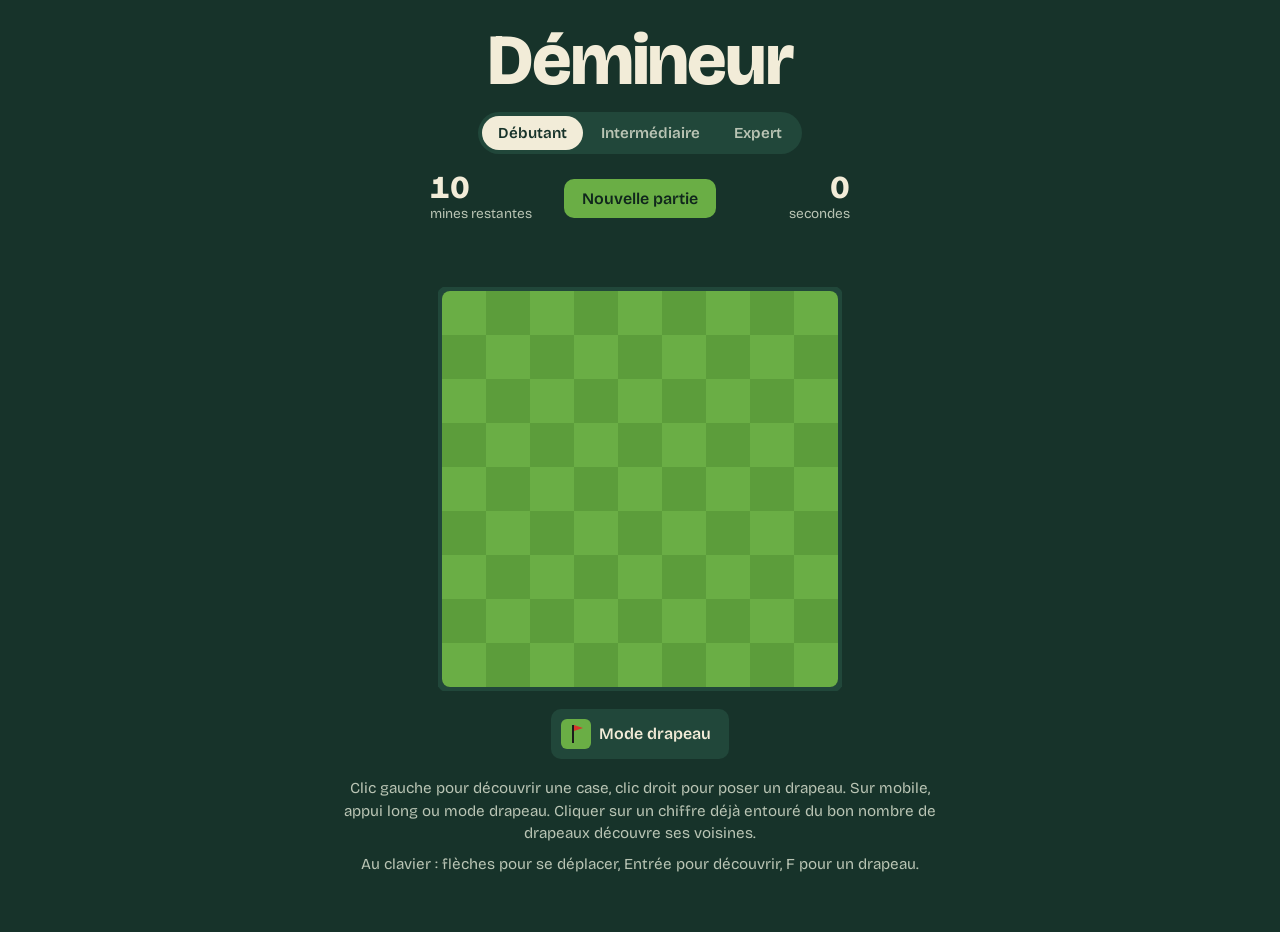
<file: index.html>
<!DOCTYPE html>
<html lang="fr">
<head>
  <meta charset="UTF-8">
  <meta name="viewport" content="width=device-width, initial-scale=1">
  <title>Démineur</title>
  <link rel="preconnect" href="https://fonts.googleapis.com">
  <link rel="preconnect" href="https://fonts.gstatic.com" crossorigin>
  <link href="https://fonts.googleapis.com/css2?family=Bricolage+Grotesque:opsz,wght@12..96,400;12..96,600;12..96,800&display=swap" rel="stylesheet">
  <link rel="stylesheet" href="style.css">
</head>
<body>
  <main class="app">
    <header class="top">
      <h1>Démineur</h1>
      <nav class="levels" aria-label="Niveau de difficulté">
        <button type="button" data-level="debutant" aria-pressed="true">Débutant</button>
        <button type="button" data-level="intermediaire" aria-pressed="false">Intermédiaire</button>
        <button type="button" data-level="expert" aria-pressed="false">Expert</button>
      </nav>
    </header>

    <section class="status" aria-live="polite">
      <div class="stat">
        <span class="stat-value" id="mines-left">10</span>
        <span class="stat-label">mines restantes</span>
      </div>
      <button type="button" id="reset" class="reset">Nouvelle partie</button>
      <div class="stat stat-right">
        <span class="stat-value" id="timer">0</span>
        <span class="stat-label">secondes</span>
      </div>
    </section>

    <p class="message" id="message" role="status"></p>

    <div class="board-wrap">
      <div class="board" id="board" role="grid" aria-label="Plateau de jeu"></div>
    </div>

    <div class="controls">
      <button type="button" id="flag-mode" class="flag-mode" aria-pressed="false">
        <span class="flag-icon" aria-hidden="true"></span>
        Mode drapeau
      </button>
    </div>

    <section class="help">
      <p>Clic gauche pour découvrir une case, clic droit pour poser un drapeau. Sur mobile, appui long ou mode drapeau. Cliquer sur un chiffre déjà entouré du bon nombre de drapeaux découvre ses voisines.</p>
      <p>Au clavier : flèches pour se déplacer, Entrée pour découvrir, F pour un drapeau.</p>
      <p id="best" class="best"></p>
    </section>
  </main>

  <script src="script.js"></script>
</body>
</html>
</file>
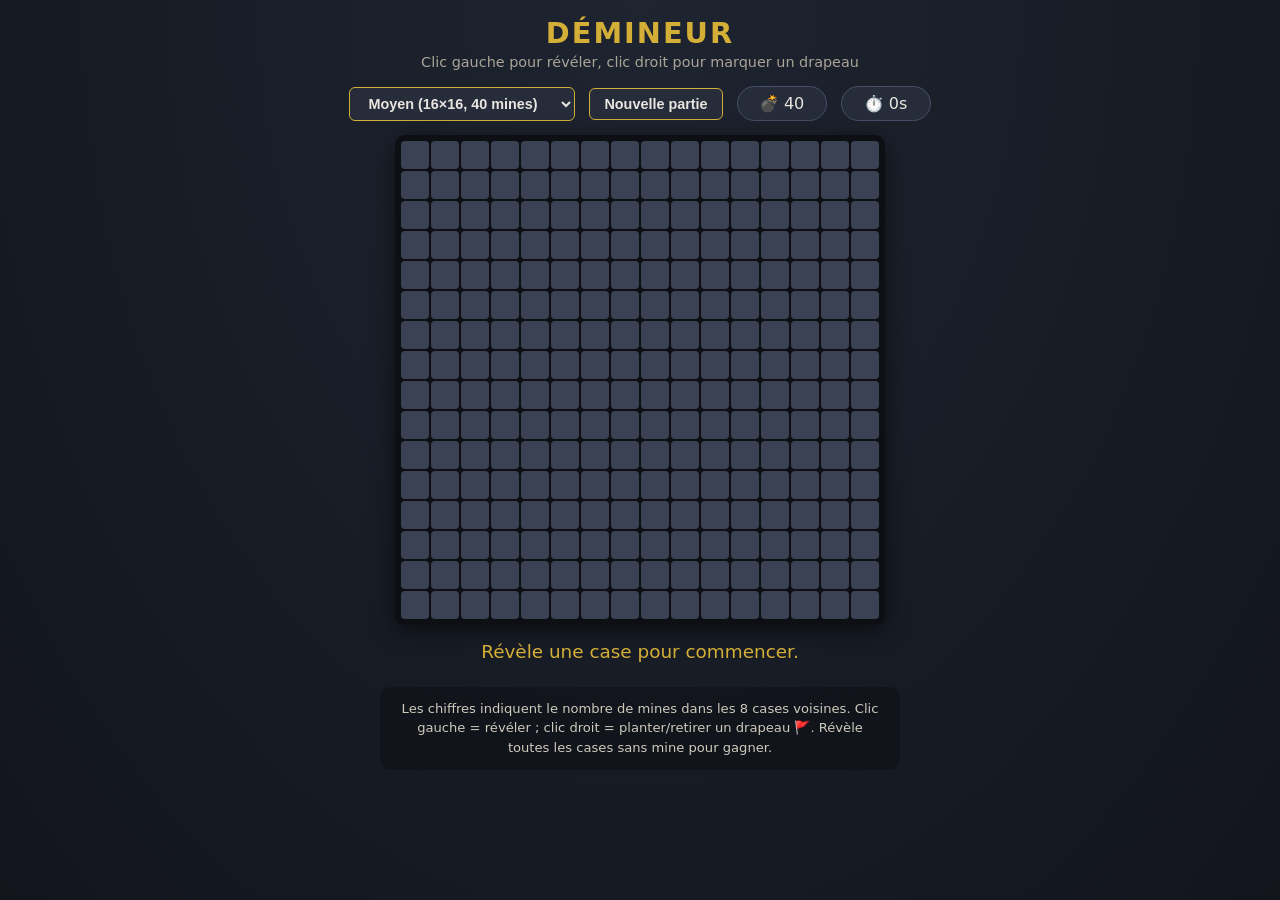
<file: demineur-firerworks.html>
<!DOCTYPE html>
<html lang="fr">
<head>
<meta charset="UTF-8">
<title>Démineur</title>
<link rel="icon" type="image/png" href="[data-uri]">
<style>
  :root {
    --bg: #1e2430;
    --bg-dark: #12151c;
    --panel: #262c3a;
    --cell: #3a4254;
    --cell-hover: #454f66;
    --cell-revealed: #1a1e27;
    --gold: #d4af37;
    --red: #e05252;
    --border: #0d0f14;
  }
  * { box-sizing: border-box; }
  body {
    margin: 0;
    font-family: 'Segoe UI', system-ui, sans-serif;
    background: radial-gradient(ellipse at top, var(--bg) 0%, var(--bg-dark) 100%);
    color: #e8e6df;
    min-height: 100vh;
    padding: 16px;
  }
  h1 {
    text-align: center;
    margin: 0 0 4px;
    font-size: 1.8em;
    letter-spacing: 2px;
    color: var(--gold);
  }
  .subtitle {
    text-align: center;
    color: #a9a497;
    margin-bottom: 16px;
    font-size: 0.9em;
  }
  .toolbar {
    display: flex;
    justify-content: center;
    align-items: center;
    gap: 14px;
    margin-bottom: 14px;
    flex-wrap: wrap;
  }
  select, .toolbar button {
    background: var(--panel);
    border: 1px solid var(--gold);
    color: #e8e6df;
    padding: 7px 14px;
    border-radius: 6px;
    font-weight: bold;
    cursor: pointer;
    font-size: 0.9em;
  }
  .toolbar button:hover, select:hover { background: #313849; }
  .stat {
    background: var(--panel);
    padding: 7px 16px;
    border-radius: 20px;
    border: 1px solid #454f66;
    font-variant-numeric: tabular-nums;
    min-width: 90px;
    text-align: center;
  }
  .board-wrap {
    display: flex;
    justify-content: center;
  }
  .board {
    display: grid;
    gap: 2px;
    background: var(--border);
    padding: 6px;
    border-radius: 10px;
    box-shadow: 0 6px 24px rgba(0,0,0,0.5);
  }
  .cell {
    width: 28px;
    height: 28px;
    background: var(--cell);
    display: flex;
    align-items: center;
    justify-content: center;
    font-weight: bold;
    font-size: 0.95em;
    border-radius: 4px;
    cursor: pointer;
    user-select: none;
  }
  .cell.hidden:hover { background: var(--cell-hover); }
  .cell.revealed {
    background: var(--cell-revealed);
    cursor: default;
  }
  .cell.mine {
    background: var(--red);
  }
  .cell.mine-hit {
    background: #ff6b6b;
  }
  .cell.flag { font-size: 1.1em; }
  .n1 { color: #6fa8ff; }
  .n2 { color: #7ed98f; }
  .n3 { color: #ff8585; }
  .n4 { color: #c389ff; }
  .n5 { color: #ffb84f; }
  .n6 { color: #4fd1c5; }
  .n7 { color: #e8e6df; }
  .n8 { color: #9c9686; }
  .msg {
    text-align: center;
    margin: 16px auto 0;
    font-size: 1.15em;
    min-height: 1.4em;
    color: var(--gold);
  }
  .rules {
    max-width: 520px;
    margin: 20px auto 0;
    background: rgba(0,0,0,0.25);
    padding: 12px 18px;
    border-radius: 10px;
    font-size: 0.82em;
    line-height: 1.5;
    color: #cfcabc;
    text-align: center;
  }
  #fireworks {
    position: fixed;
    inset: 0;
    width: 100%;
    height: 100%;
    pointer-events: none;
    z-index: 999;
  }
</style>
</head>
<body>

<canvas id="fireworks"></canvas>

<h1>DÉMINEUR</h1>
<div class="subtitle">Clic gauche pour révéler, clic droit pour marquer un drapeau</div>

<div class="toolbar">
  <select id="difficulty">
    <option value="easy">Facile (9×9, 10 mines)</option>
    <option value="medium" selected>Moyen (16×16, 40 mines)</option>
    <option value="hard">Difficile (16×30, 99 mines)</option>
  </select>
  <button id="newGameBtn">Nouvelle partie</button>
  <div class="stat">💣 <span id="minesLeft">0</span></div>
  <div class="stat">⏱️ <span id="timer">0</span>s</div>
</div>

<div class="board-wrap">
  <div class="board" id="board"></div>
</div>

<div class="msg" id="msg">Révèle une case pour commencer.</div>

<div class="rules">
  Les chiffres indiquent le nombre de mines dans les 8 cases voisines. Clic gauche = révéler ; clic droit = planter/retirer un drapeau 🚩. Révèle toutes les cases sans mine pour gagner.
</div>

<script>
const DIFFICULTIES = {
  easy:   { rows: 9,  cols: 9,  mines: 10 },
  medium: { rows: 16, cols: 16, mines: 40 },
  hard:   { rows: 16, cols: 30, mines: 99 },
};

let grid = [];
let rows, cols, mineCount;
let firstClick = true;
let gameOver = false;
let won = false;
let flagsPlaced = 0;
let revealedCount = 0;
let timerInterval = null;
let seconds = 0;

function inBounds(r, c) {
  return r >= 0 && r < rows && c >= 0 && c < cols;
}

function neighbors(r, c) {
  const result = [];
  for (let dr = -1; dr <= 1; dr++) {
    for (let dc = -1; dc <= 1; dc++) {
      if (dr === 0 && dc === 0) continue;
      if (inBounds(r + dr, c + dc)) result.push([r + dr, c + dc]);
    }
  }
  return result;
}

function buildEmptyGrid() {
  grid = [];
  for (let r = 0; r < rows; r++) {
    const row = [];
    for (let c = 0; c < cols; c++) {
      row.push({ mine: false, revealed: false, flagged: false, adjacent: 0 });
    }
    grid.push(row);
  }
}

function placeMines(excludeR, excludeC) {
  const forbidden = new Set();
  forbidden.add(excludeR + ',' + excludeC);
  for (const [nr, nc] of neighbors(excludeR, excludeC)) forbidden.add(nr + ',' + nc);

  let placed = 0;
  while (placed < mineCount) {
    const r = Math.floor(Math.random() * rows);
    const c = Math.floor(Math.random() * cols);
    const key = r + ',' + c;
    if (forbidden.has(key) || grid[r][c].mine) continue;
    grid[r][c].mine = true;
    placed++;
  }

  for (let r = 0; r < rows; r++) {
    for (let c = 0; c < cols; c++) {
      if (grid[r][c].mine) continue;
      let count = 0;
      for (const [nr, nc] of neighbors(r, c)) {
        if (grid[nr][nc].mine) count++;
      }
      grid[r][c].adjacent = count;
    }
  }
}

function startTimer() {
  stopTimer();
  seconds = 0;
  document.getElementById('timer').textContent = seconds;
  timerInterval = setInterval(() => {
    seconds++;
    document.getElementById('timer').textContent = seconds;
  }, 1000);
}

function stopTimer() {
  if (timerInterval) clearInterval(timerInterval);
  timerInterval = null;
}

function setMsg(text) {
  document.getElementById('msg').textContent = text;
}

let fireworksCanvas = null;
let fireworksCtx = null;
let fireworksAnimId = null;
let fireworksParticles = [];
let fireworksActive = false;
let fireworksLaunchInterval = null;
let fireworksStopTimeout = null;

function initFireworksCanvas() {
  fireworksCanvas = document.getElementById('fireworks');
  fireworksCtx = fireworksCanvas.getContext('2d');
  resizeFireworksCanvas();
  window.addEventListener('resize', resizeFireworksCanvas);
}

function resizeFireworksCanvas() {
  if (!fireworksCanvas) return;
  fireworksCanvas.width = window.innerWidth;
  fireworksCanvas.height = window.innerHeight;
}

function createBurst(x, y) {
  const colors = ['#ff6b6b', '#ffd166', '#6fcf97', '#56ccf2', '#bb6bd9', '#f2c94c', '#4fd1c5', '#d4af37'];
  const color = colors[Math.floor(Math.random() * colors.length)];
  const count = 40 + Math.floor(Math.random() * 20);
  for (let i = 0; i < count; i++) {
    const angle = (Math.PI * 2 * i) / count + Math.random() * 0.3;
    const speed = 2 + Math.random() * 3.5;
    fireworksParticles.push({
      x, y,
      vx: Math.cos(angle) * speed,
      vy: Math.sin(angle) * speed,
      alpha: 1,
      color,
      size: 2 + Math.random() * 2,
    });
  }
}

function fireworksTick() {
  if (!fireworksCtx) return;
  fireworksCtx.clearRect(0, 0, fireworksCanvas.width, fireworksCanvas.height);
  fireworksCtx.globalCompositeOperation = 'lighter';
  for (let i = fireworksParticles.length - 1; i >= 0; i--) {
    const p = fireworksParticles[i];
    p.x += p.vx;
    p.y += p.vy;
    p.vy += 0.045;
    p.vx *= 0.99;
    p.vy *= 0.99;
    p.alpha -= 0.012;
    if (p.alpha <= 0) { fireworksParticles.splice(i, 1); continue; }
    fireworksCtx.beginPath();
    fireworksCtx.fillStyle = p.color;
    fireworksCtx.globalAlpha = Math.max(p.alpha, 0);
    fireworksCtx.arc(p.x, p.y, p.size, 0, Math.PI * 2);
    fireworksCtx.fill();
  }
  fireworksCtx.globalAlpha = 1;
  fireworksCtx.globalCompositeOperation = 'source-over';

  if (fireworksActive || fireworksParticles.length) {
    fireworksAnimId = requestAnimationFrame(fireworksTick);
  } else {
    fireworksAnimId = null;
  }
}

function startFireworks() {
  if (!fireworksCanvas) initFireworksCanvas();
  resizeFireworksCanvas();
  fireworksActive = true;
  let launches = 0;
  const maxLaunches = 18;
  if (fireworksLaunchInterval) clearInterval(fireworksLaunchInterval);
  fireworksLaunchInterval = setInterval(() => {
    if (!fireworksActive || launches >= maxLaunches) {
      clearInterval(fireworksLaunchInterval);
      return;
    }
    const x = fireworksCanvas.width * (0.15 + Math.random() * 0.7);
    const y = fireworksCanvas.height * (0.15 + Math.random() * 0.35);
    createBurst(x, y);
    launches++;
  }, 350);
  if (!fireworksAnimId) fireworksTick();
  if (fireworksStopTimeout) clearTimeout(fireworksStopTimeout);
  fireworksStopTimeout = setTimeout(() => { fireworksActive = false; }, 350 * maxLaunches + 500);
}

function stopFireworks() {
  fireworksActive = false;
  if (fireworksLaunchInterval) clearInterval(fireworksLaunchInterval);
  if (fireworksStopTimeout) clearTimeout(fireworksStopTimeout);
  fireworksParticles = [];
  if (fireworksCtx && fireworksCanvas) fireworksCtx.clearRect(0, 0, fireworksCanvas.width, fireworksCanvas.height);
}

function newGame() {
  const diffKey = document.getElementById('difficulty').value;
  const diff = DIFFICULTIES[diffKey];
  rows = diff.rows;
  cols = diff.cols;
  mineCount = diff.mines;
  firstClick = true;
  gameOver = false;
  won = false;
  flagsPlaced = 0;
  revealedCount = 0;
  stopTimer();
  seconds = 0;
  document.getElementById('timer').textContent = '0';
  buildEmptyGrid();
  document.getElementById('minesLeft').textContent = mineCount;
  setMsg('Révèle une case pour commencer.');
  stopFireworks();
  render();
}

function floodReveal(startR, startC) {
  const stack = [[startR, startC]];
  while (stack.length) {
    const [r, c] = stack.pop();
    const cell = grid[r][c];
    if (cell.revealed || cell.flagged) continue;
    cell.revealed = true;
    revealedCount++;
    if (cell.adjacent === 0 && !cell.mine) {
      for (const [nr, nc] of neighbors(r, c)) {
        if (!grid[nr][nc].revealed && !grid[nr][nc].flagged) stack.push([nr, nc]);
      }
    }
  }
}

function revealCell(r, c) {
  if (gameOver) return;
  const cell = grid[r][c];
  if (cell.revealed || cell.flagged) return;

  if (firstClick) {
    placeMines(r, c);
    firstClick = false;
    startTimer();
  }

  if (cell.mine) {
    cell.revealed = true;
    revealAllMines(r, c);
    gameOver = true;
    stopTimer();
    setMsg('💥 Boum ! Tu as touché une mine.');
    render();
    return;
  }

  floodReveal(r, c);
  checkWin();
  render();
}

function revealAllMines(hitR, hitC) {
  for (let r = 0; r < rows; r++) {
    for (let c = 0; c < cols; c++) {
      if (grid[r][c].mine) grid[r][c].revealed = true;
    }
  }
  grid[hitR][hitC].hit = true;
}

function toggleFlag(r, c, event) {
  event.preventDefault();
  if (gameOver) return;
  const cell = grid[r][c];
  if (cell.revealed) return;
  if (firstClick) return;
  cell.flagged = !cell.flagged;
  flagsPlaced += cell.flagged ? 1 : -1;
  document.getElementById('minesLeft').textContent = mineCount - flagsPlaced;
  render();
}

function checkWin() {
  const totalSafe = rows * cols - mineCount;
  if (revealedCount >= totalSafe) {
    won = true;
    gameOver = true;
    stopTimer();
    setMsg('🎉 Terrain déminé ! Bien joué.');
    startFireworks();
    for (let r = 0; r < rows; r++) {
      for (let c = 0; c < cols; c++) {
        if (grid[r][c].mine) grid[r][c].flagged = true;
      }
    }
    document.getElementById('minesLeft').textContent = 0;
  }
}

function render() {
  const boardEl = document.getElementById('board');
  boardEl.style.gridTemplateColumns = 'repeat(' + cols + ', 28px)';
  boardEl.innerHTML = '';
  for (let r = 0; r < rows; r++) {
    for (let c = 0; c < cols; c++) {
      const cell = grid[r][c];
      const div = document.createElement('div');
      div.className = 'cell';
      if (cell.revealed) {
        div.classList.add('revealed');
        if (cell.mine) {
          div.classList.add(cell.hit ? 'mine-hit' : 'mine');
          div.textContent = '💣';
        } else if (cell.adjacent > 0) {
          div.textContent = cell.adjacent;
          div.classList.add('n' + cell.adjacent);
        }
      } else {
        div.classList.add('hidden');
        if (cell.flagged) {
          div.classList.add('flag');
          div.textContent = '🚩';
        }
      }
      div.addEventListener('click', () => revealCell(r, c));
      div.addEventListener('contextmenu', (e) => toggleFlag(r, c, e));
      boardEl.appendChild(div);
    }
  }
}

document.getElementById('newGameBtn').addEventListener('click', newGame);
document.getElementById('difficulty').addEventListener('change', newGame);

newGame();
</script>
</body>
</html>
</file>
<file: style.css>
:root {
  --pine: #17332a;
  --pine-2: #21473a;
  --chalk: #f2ecd8;
  --chalk-dim: #b9c4b4;
  --grass-a: #6aae45;
  --grass-b: #5c9d3b;
  --grass-hover: #7cc254;
  --sand-a: #eedfb8;
  --sand-b: #e5d2a5;
  --flag: #d6362c;
  --cell: 34px;
  --font: "Bricolage Grotesque", "Segoe UI", system-ui, -apple-system, sans-serif;
}

* { box-sizing: border-box; }

html, body { margin: 0; min-height: 100%; }

body {
  background: var(--pine);
  color: var(--chalk);
  font-family: var(--font);
  line-height: 1.5;
}

.app {
  max-width: 1100px;
  margin: 0 auto;
  padding: 24px 16px 48px;
  display: flex;
  flex-direction: column;
  align-items: center;
  gap: 18px;
}

.top { text-align: center; }

h1 {
  font-size: clamp(2.6rem, 9vw, 4.5rem);
  font-weight: 800;
  letter-spacing: -0.03em;
  line-height: 1;
  margin: 0 0 16px;
}

/* Niveaux */
.levels {
  display: inline-flex;
  background: var(--pine-2);
  border-radius: 999px;
  padding: 4px;
  gap: 2px;
}

.levels button {
  font: 600 0.95rem var(--font);
  color: var(--chalk-dim);
  background: transparent;
  border: 0;
  border-radius: 999px;
  padding: 8px 16px;
  cursor: pointer;
}

.levels button[aria-pressed="true"] {
  background: var(--chalk);
  color: var(--pine);
}

/* Barre d'état */
.status {
  display: grid;
  grid-template-columns: 1fr auto 1fr;
  align-items: center;
  gap: 16px;
  width: 100%;
  max-width: 420px;
}

.stat { display: flex; flex-direction: column; }
.stat-right { align-items: flex-end; text-align: right; }
.stat-value {
  font-size: 2rem;
  font-weight: 800;
  font-variant-numeric: tabular-nums;
  line-height: 1;
}
.stat-label { font-size: 0.85rem; color: var(--chalk-dim); }

.reset {
  font: 600 1rem var(--font);
  background: var(--grass-a);
  color: #10261c;
  border: 0;
  border-radius: 10px;
  padding: 10px 18px;
  cursor: pointer;
}
.reset:hover { background: var(--grass-hover); }

.message {
  min-height: 1.5em;
  margin: 0;
  font-weight: 600;
  font-size: 1.1rem;
}
.message.win { color: #a8e07f; }
.message.lose { color: #ff9b8f; }

/* Plateau */
.board-wrap {
  max-width: 100%;
  overflow-x: auto;
  padding: 4px;
}

.board {
  display: grid;
  grid-template-columns: repeat(var(--cols, 9), var(--cell));
  border-radius: 8px;
  overflow: hidden;
  box-shadow: 0 0 0 6px var(--pine-2);
  user-select: none;
  -webkit-user-select: none;
  touch-action: manipulation;
}

.board[data-level="debutant"] { --cell: clamp(32px, 10vw, 44px); }

.cell {
  width: var(--cell);
  height: var(--cell);
  border: 0;
  padding: 0;
  margin: 0;
  background: var(--grass-a);
  font: 800 calc(var(--cell) * 0.55) var(--font);
  display: grid;
  place-items: center;
  cursor: pointer;
  position: relative;
  -webkit-tap-highlight-color: transparent;
}
.cell.alt { background: var(--grass-b); }
.cell:not(.revealed):hover { background: var(--grass-hover); }

.cell:focus-visible {
  outline: 3px solid var(--chalk);
  outline-offset: -3px;
  z-index: 1;
}

.cell.revealed { background: var(--sand-a); cursor: default; }
.cell.revealed.alt { background: var(--sand-b); }

.cell[data-n="1"] { color: #1d5fc4; }
.cell[data-n="2"] { color: #2c7a2c; }
.cell[data-n="3"] { color: #c9302c; }
.cell[data-n="4"] { color: #5b2a99; }
.cell[data-n="5"] { color: #9a4210; }
.cell[data-n="6"] { color: #0b8790; }
.cell[data-n="7"] { color: #222; }
.cell[data-n="8"] { color: #6d6d6d; }

/* Drapeau dessiné en CSS : mât + fanion */
.cell.flagged::before,
.flag-icon::before {
  content: "";
  position: absolute;
  left: 38%;
  top: 20%;
  width: 2px;
  height: 60%;
  background: #1b1b1b;
}
.cell.flagged::after,
.flag-icon::after {
  content: "";
  position: absolute;
  left: calc(38% + 2px);
  top: 20%;
  border-left: calc(var(--cell) * 0.32) solid var(--flag);
  border-top: calc(var(--cell) * 0.13) solid transparent;
  border-bottom: calc(var(--cell) * 0.13) solid transparent;
}

/* Mines */
.cell.mine::before {
  content: "";
  width: 46%;
  height: 46%;
  border-radius: 50%;
  background: radial-gradient(circle at 35% 35%, #666 0 12%, #1b1b1b 14%);
  box-shadow: 0 0 0 2px rgba(0, 0, 0, 0.15);
}
.cell.boom { background: var(--flag) !important; }
.cell.wrong::before,
.cell.wrong::after { opacity: 0.35; }
.cell.wrong { box-shadow: inset 0 0 0 3px var(--flag); }

/* Mode drapeau */
.controls { display: flex; justify-content: center; }

.flag-mode {
  --cell: 30px;
  font: 600 1rem var(--font);
  color: var(--chalk);
  background: var(--pine-2);
  border: 2px solid transparent;
  border-radius: 10px;
  padding: 8px 16px 8px 8px;
  display: inline-flex;
  align-items: center;
  gap: 8px;
  cursor: pointer;
}
.flag-mode[aria-pressed="true"] { border-color: var(--flag); }

.flag-icon {
  position: relative;
  width: 30px;
  height: 30px;
  background: var(--grass-a);
  border-radius: 6px;
  display: inline-block;
}

.levels button:focus-visible,
.reset:focus-visible,
.flag-mode:focus-visible {
  outline: 3px solid var(--chalk);
  outline-offset: 2px;
}

/* Aide */
.help {
  max-width: 60ch;
  color: var(--chalk-dim);
  font-size: 0.95rem;
  text-align: center;
}
.help p { margin: 0 0 8px; }
.best { color: var(--chalk); font-weight: 600; }

@media (prefers-reduced-motion: no-preference) {
  .cell.revealed { transition: background-color 0.12s ease; }
}
</file>
